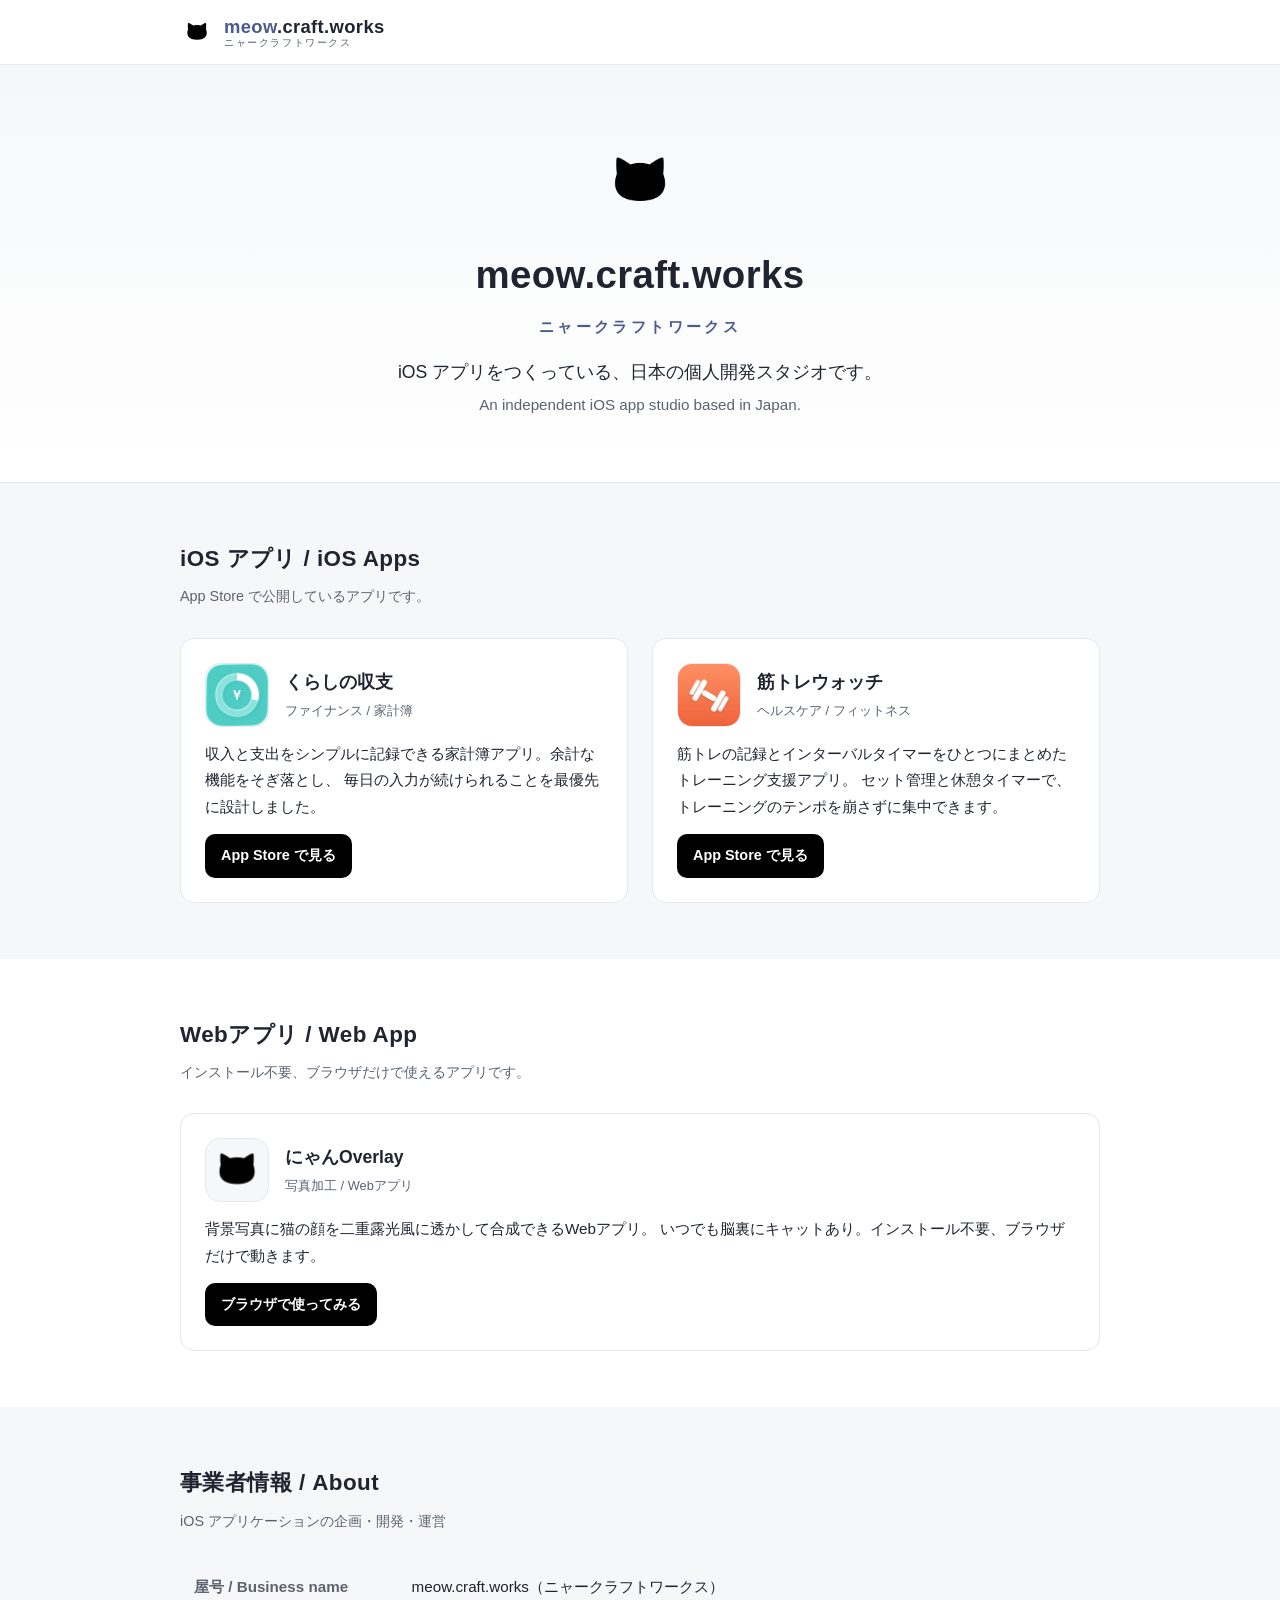
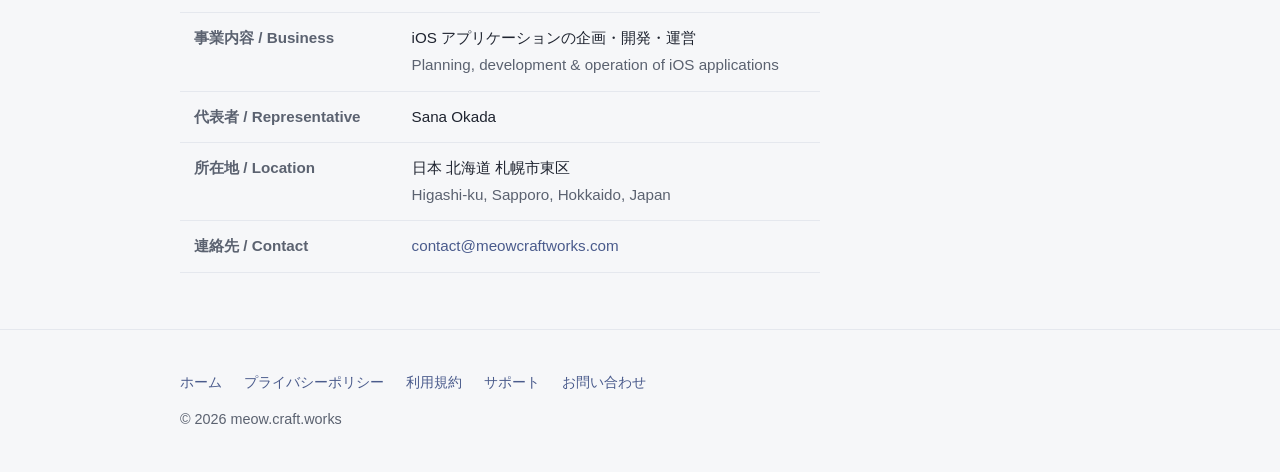
<file: index.html>
<!DOCTYPE html>
<html lang="ja">
<head>
  <meta charset="UTF-8" />
  <meta name="viewport" content="width=device-width, initial-scale=1" />
  <title>meow.craft.works ｜ iOS アプリ開発スタジオ</title>
  <meta name="description" content="meow.craft.works は日本の個人 iOS アプリ開発スタジオです。家計簿・筋トレ記録などのアプリを企画・開発・運営しています。" />
  <link rel="stylesheet" href="style.css" />
</head>
<body>

  <!-- ========== ヘッダー ========== -->
  <header class="site-header">
    <div class="container">
      <a class="brand" href="index.html">
        <img class="brand-cat" src="assets/logo.png" alt="" />
        <span class="brand-text">
          <span class="brand-word"><span class="cat">meow</span>.craft.works</span>
          <span class="brand-kana">ニャークラフトワークス</span>
        </span>
      </a>
    </div>
  </header>

  <!-- ========== ヒーロー ========== -->
  <section class="hero">
    <div class="container">
      <img class="hero-cat" src="assets/logo.png" alt="meow.craft.works の黒猫ロゴ" />
      <h1>meow.craft.works</h1>
      <p class="kana">ニャークラフトワークス</p>
      <p class="lead-ja">iOS アプリをつくっている、日本の個人開発スタジオです。</p>
      <p class="lead-en">An independent iOS app studio based in Japan.</p>
    </div>
  </section>

  <!-- ========== アプリ一覧 ========== -->
  <section id="apps" class="section-soft">
    <div class="container">
      <h2>iOS アプリ / iOS Apps</h2>
      <p class="section-sub">App Store で公開しているアプリです。</p>

      <div class="app-grid">

        <!-- ▼▼ アプリカード（この <article> ブロックを丸ごとコピーすれば増やせます） ▼▼ -->
        <!-- アプリ① くらしの収支 -->
        <article class="app-card">
          <div class="app-card__head">
            <img class="app-icon" src="assets/app-kakeibo.png" alt="くらしの収支 アイコン"
                 onerror="this.style.visibility='hidden'" />
            <div>
              <h3 class="app-card__title">くらしの収支</h3>
              <p class="app-card__cat">ファイナンス / 家計簿</p>
            </div>
          </div>
          <p class="app-card__desc">
            収入と支出をシンプルに記録できる家計簿アプリ。余計な機能をそぎ落とし、
            毎日の入力が続けられることを最優先に設計しました。
          </p>
          <a class="appstore-badge" href="https://apps.apple.com/jp/app/id6787362400" target="_blank" rel="noopener">
             App Store で見る</a>
        </article>

        <!-- アプリ② 筋トレウォッチ -->
        <article class="app-card">
          <div class="app-card__head">
            <img class="app-icon" src="assets/app-kintore.png" alt="筋トレウォッチ アイコン"
                 onerror="this.style.visibility='hidden'" />
            <div>
              <h3 class="app-card__title">筋トレウォッチ</h3>
              <p class="app-card__cat">ヘルスケア / フィットネス</p>
            </div>
          </div>
          <p class="app-card__desc">
            筋トレの記録とインターバルタイマーをひとつにまとめたトレーニング支援アプリ。
            セット管理と休憩タイマーで、トレーニングのテンポを崩さずに集中できます。
          </p>
          <a class="appstore-badge" href="https://apps.apple.com/jp/app/id6787971685" target="_blank" rel="noopener">
             App Store で見る</a>
        </article>
        <!-- ▲▲ アプリカードここまで ▲▲ -->

      </div>
    </div>
  </section>

  <!-- ========== Webアプリ ========== -->
  <section id="webapps">
    <div class="container">
      <h2>Webアプリ / Web App</h2>
      <p class="section-sub">インストール不要、ブラウザだけで使えるアプリです。</p>

      <div class="app-grid">
        <article class="app-card">
          <div class="app-card__head">
            <img class="app-icon" src="assets/logo.png" alt="にゃんOverlay アイコン"
                 onerror="this.style.visibility='hidden'" />
            <div>
              <h3 class="app-card__title">にゃんOverlay</h3>
              <p class="app-card__cat">写真加工 / Webアプリ</p>
            </div>
          </div>
          <p class="app-card__desc">
            背景写真に猫の顔を二重露光風に透かして合成できるWebアプリ。
            いつでも脳裏にキャットあり。インストール不要、ブラウザだけで動きます。
          </p>
          <a class="appstore-badge" href="https://nyanoverlay.meowcraftworks.com/" target="_blank" rel="noopener">
            ブラウザで使ってみる</a>
        </article>
      </div>
    </div>
  </section>

  <!-- ========== 事業者情報 ========== -->
  <section id="about" class="section-soft">
    <div class="container">
      <h2>事業者情報 / About</h2>
      <p class="section-sub">iOS アプリケーションの企画・開発・運営</p>

      <table class="about-table">
        <tbody>
          <tr>
            <th>屋号 / Business name</th>
            <td>meow.craft.works（ニャークラフトワークス）</td>
          </tr>
          <tr>
            <th>事業内容 / Business</th>
            <td>iOS アプリケーションの企画・開発・運営<br />
              <span style="color:var(--text-muted)">Planning, development &amp; operation of iOS applications</span></td>
          </tr>
          <!-- 代表者名：公開可否は本人判断。非公開にする場合はこの <tr> を削除 -->
          <tr>
            <th>代表者 / Representative</th>
            <td><!-- TODO(差し替え/非表示可) -->Sana Okada</td>
          </tr>
          <tr>
            <th>所在地 / Location</th>
            <!-- 番地は非公開。区までの記載に留めています -->
            <td>日本 北海道 札幌市東区<br />
              <span style="color:var(--text-muted)">Higashi-ku, Sapporo, Hokkaido, Japan</span></td>
          </tr>
          <tr>
            <th>連絡先 / Contact</th>
            <td><a href="mailto:contact@meowcraftworks.com">contact@meowcraftworks.com</a></td>
          </tr>
        </tbody>
      </table>
    </div>
  </section>

  <!-- ========== フッター ========== -->
  <footer class="site-footer">
    <div class="container">
      <div class="foot-nav">
        <a href="index.html">ホーム</a>
        <a href="privacy.html">プライバシーポリシー</a>
        <a href="terms.html">利用規約</a>
        <a href="support.html">サポート</a>
        <a href="mailto:contact@meowcraftworks.com">お問い合わせ</a>
      </div>
      <p class="copy">© 2026 meow.craft.works</p>
    </div>
  </footer>

</body>
</html>
</file>
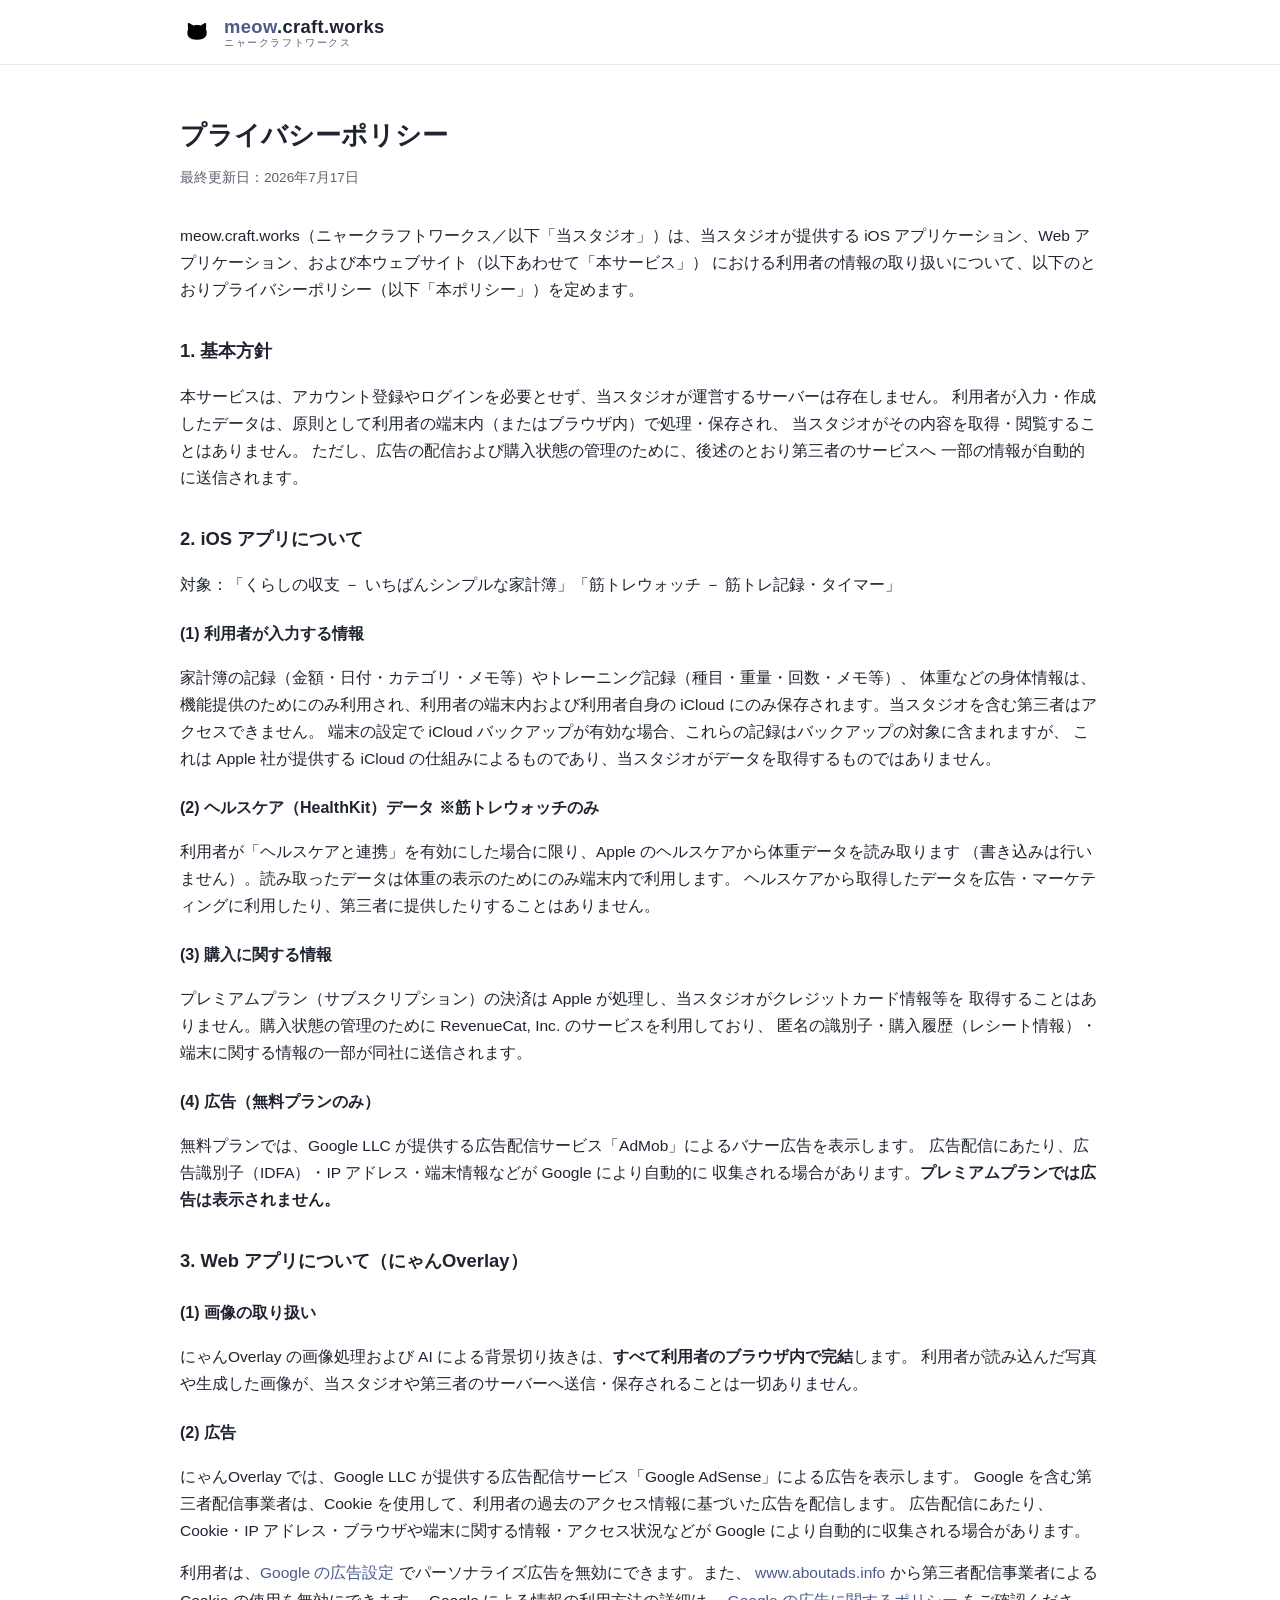
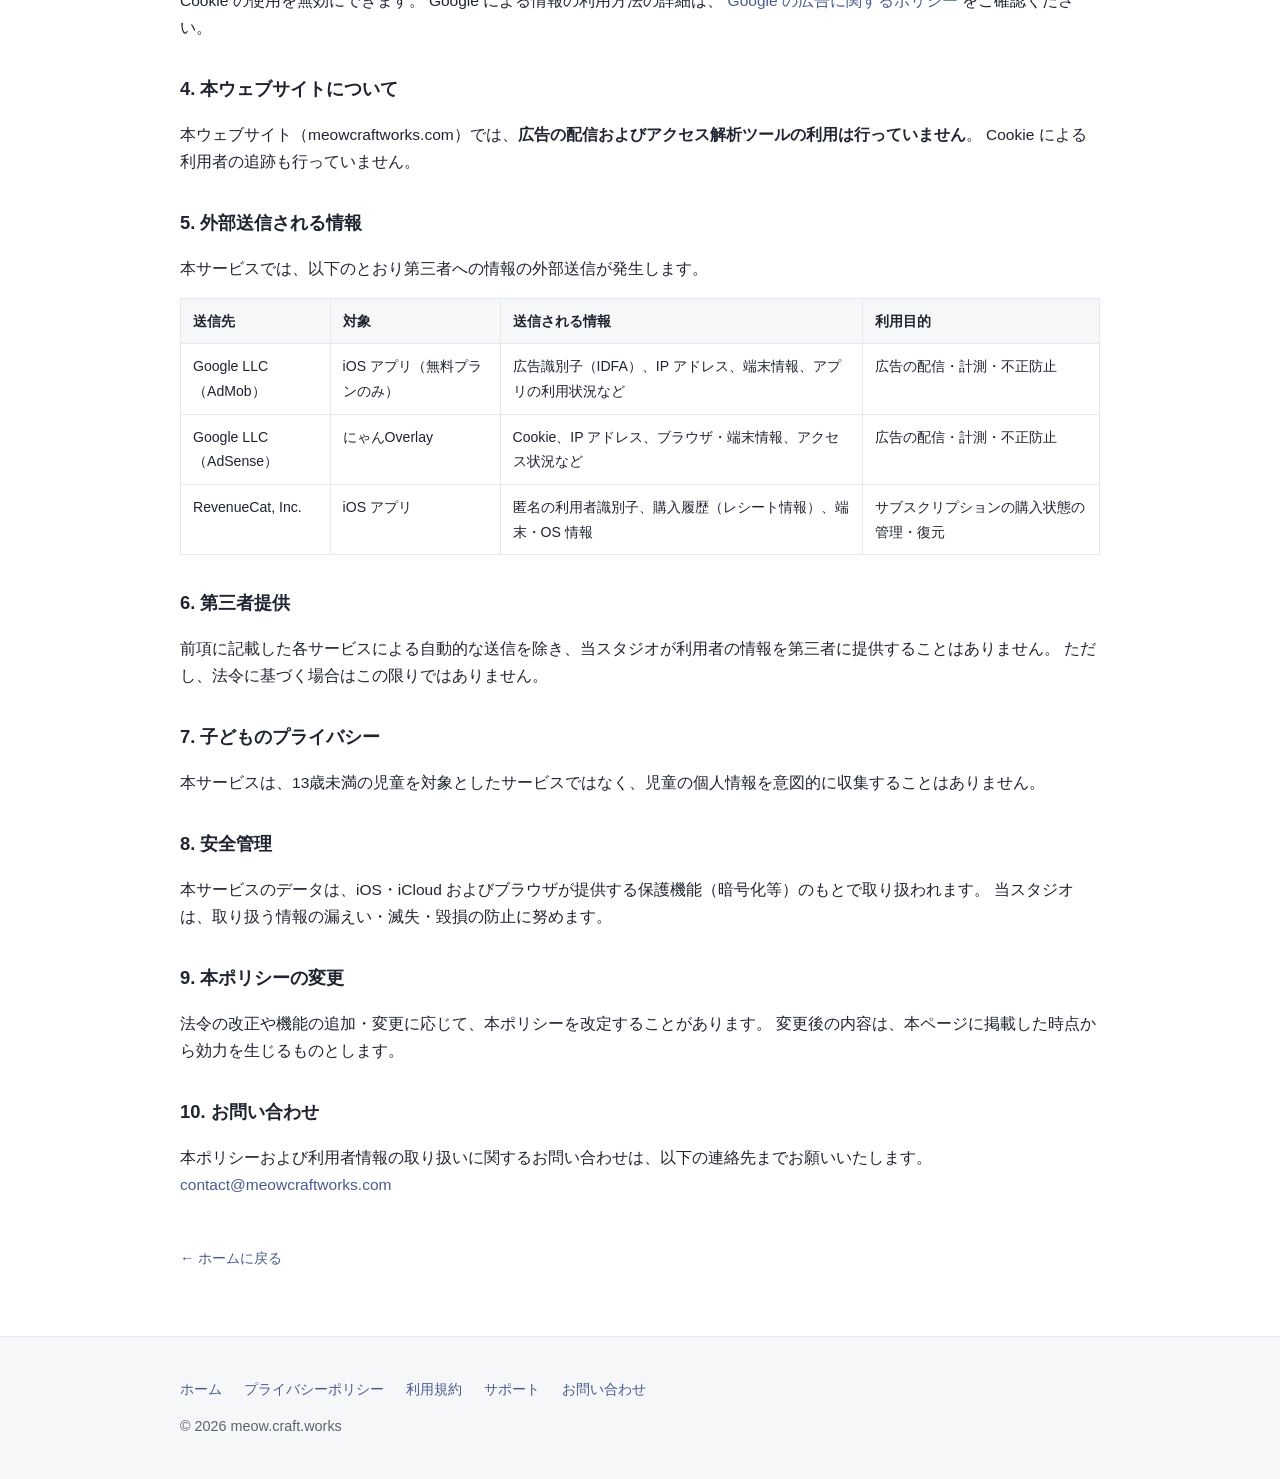
<file: privacy.html>
<!DOCTYPE html>
<html lang="ja">
<head>
  <meta charset="UTF-8" />
  <meta name="viewport" content="width=device-width, initial-scale=1" />
  <title>プライバシーポリシー ｜ meow.craft.works</title>
  <meta name="description" content="meow.craft.works および提供アプリ・Webアプリのプライバシーポリシーです。" />
  <link rel="stylesheet" href="style.css" />
</head>
<body>

  <header class="site-header">
    <div class="container">
      <a class="brand" href="index.html">
        <img class="brand-cat" src="assets/logo.png" alt="" />
        <span class="brand-text">
          <span class="brand-word"><span class="cat">meow</span>.craft.works</span>
          <span class="brand-kana">ニャークラフトワークス</span>
        </span>
      </a>
    </div>
  </header>

  <main class="page">
    <div class="container">
      <h1>プライバシーポリシー</h1>
      <p class="updated">最終更新日：2026年7月17日</p>

      <!--
        実装メモ:
        本ポリシーは実装の実態に合わせて記載しています。
        機能・外部サービスを追加/削除したら、必ず「5. 外部送信される情報」の表も更新すること。
        - iOSアプリ: AdMob（無料プランのみ）+ RevenueCat（購入管理）
        - にゃんOverlay: AdSense のみ（画像処理はブラウザ内完結、画像は外部送信しない）
        - 本サイト: 広告・アクセス解析なし
      -->

      <p>
        meow.craft.works（ニャークラフトワークス／以下「当スタジオ」）は、当スタジオが提供する
        iOS アプリケーション、Web アプリケーション、および本ウェブサイト（以下あわせて「本サービス」）
        における利用者の情報の取り扱いについて、以下のとおりプライバシーポリシー（以下「本ポリシー」）を定めます。
      </p>

      <h2>1. 基本方針</h2>
      <p>
        本サービスは、アカウント登録やログインを必要とせず、当スタジオが運営するサーバーは存在しません。
        利用者が入力・作成したデータは、原則として利用者の端末内（またはブラウザ内）で処理・保存され、
        当スタジオがその内容を取得・閲覧することはありません。
        ただし、広告の配信および購入状態の管理のために、後述のとおり第三者のサービスへ
        一部の情報が自動的に送信されます。
      </p>

      <h2>2. iOS アプリについて</h2>
      <p>対象：「くらしの収支 － いちばんシンプルな家計簿」「筋トレウォッチ － 筋トレ記録・タイマー」</p>

      <h3>(1) 利用者が入力する情報</h3>
      <p>
        家計簿の記録（金額・日付・カテゴリ・メモ等）やトレーニング記録（種目・重量・回数・メモ等）、
        体重などの身体情報は、機能提供のためにのみ利用され、利用者の端末内および利用者自身の
        iCloud にのみ保存されます。当スタジオを含む第三者はアクセスできません。
        端末の設定で iCloud バックアップが有効な場合、これらの記録はバックアップの対象に含まれますが、
        これは Apple 社が提供する iCloud の仕組みによるものであり、当スタジオがデータを取得するものではありません。
      </p>

      <h3>(2) ヘルスケア（HealthKit）データ ※筋トレウォッチのみ</h3>
      <p>
        利用者が「ヘルスケアと連携」を有効にした場合に限り、Apple のヘルスケアから体重データを読み取ります
        （書き込みは行いません）。読み取ったデータは体重の表示のためにのみ端末内で利用します。
        ヘルスケアから取得したデータを広告・マーケティングに利用したり、第三者に提供したりすることはありません。
      </p>

      <h3>(3) 購入に関する情報</h3>
      <p>
        プレミアムプラン（サブスクリプション）の決済は Apple が処理し、当スタジオがクレジットカード情報等を
        取得することはありません。購入状態の管理のために RevenueCat, Inc. のサービスを利用しており、
        匿名の識別子・購入履歴（レシート情報）・端末に関する情報の一部が同社に送信されます。
      </p>

      <h3>(4) 広告（無料プランのみ）</h3>
      <p>
        無料プランでは、Google LLC が提供する広告配信サービス「AdMob」によるバナー広告を表示します。
        広告配信にあたり、広告識別子（IDFA）・IP アドレス・端末情報などが Google により自動的に
        収集される場合があります。<strong>プレミアムプランでは広告は表示されません。</strong>
      </p>

      <h2>3. Web アプリについて（にゃんOverlay）</h2>

      <h3>(1) 画像の取り扱い</h3>
      <p>
        にゃんOverlay の画像処理および AI による背景切り抜きは、<strong>すべて利用者のブラウザ内で完結</strong>します。
        利用者が読み込んだ写真や生成した画像が、当スタジオや第三者のサーバーへ送信・保存されることは一切ありません。
      </p>

      <h3>(2) 広告</h3>
      <p>
        にゃんOverlay では、Google LLC が提供する広告配信サービス「Google AdSense」による広告を表示します。
        Google を含む第三者配信事業者は、Cookie を使用して、利用者の過去のアクセス情報に基づいた広告を配信します。
        広告配信にあたり、Cookie・IP アドレス・ブラウザや端末に関する情報・アクセス状況などが
        Google により自動的に収集される場合があります。
      </p>
      <p>
        利用者は、<a href="https://www.google.com/settings/ads" target="_blank" rel="noopener">Google の広告設定</a>
        でパーソナライズ広告を無効にできます。また、
        <a href="https://www.aboutads.info/choices/" target="_blank" rel="noopener">www.aboutads.info</a>
        から第三者配信事業者による Cookie の使用を無効にできます。
        Google による情報の利用方法の詳細は、
        <a href="https://policies.google.com/technologies/ads" target="_blank" rel="noopener">Google の広告に関するポリシー</a>
        をご確認ください。
      </p>

      <h2>4. 本ウェブサイトについて</h2>
      <p>
        本ウェブサイト（meowcraftworks.com）では、<strong>広告の配信およびアクセス解析ツールの利用は行っていません</strong>。
        Cookie による利用者の追跡も行っていません。
      </p>

      <h2>5. 外部送信される情報</h2>
      <p>本サービスでは、以下のとおり第三者への情報の外部送信が発生します。</p>

      <div class="table-scroll">
        <table class="legal-table">
          <thead>
            <tr>
              <th>送信先</th>
              <th>対象</th>
              <th>送信される情報</th>
              <th>利用目的</th>
            </tr>
          </thead>
          <tbody>
            <tr>
              <td data-label="送信先">Google LLC（AdMob）</td>
              <td data-label="対象">iOS アプリ（無料プランのみ）</td>
              <td data-label="送信される情報">広告識別子（IDFA）、IP アドレス、端末情報、アプリの利用状況など</td>
              <td data-label="利用目的">広告の配信・計測・不正防止</td>
            </tr>
            <tr>
              <td data-label="送信先">Google LLC（AdSense）</td>
              <td data-label="対象">にゃんOverlay</td>
              <td data-label="送信される情報">Cookie、IP アドレス、ブラウザ・端末情報、アクセス状況など</td>
              <td data-label="利用目的">広告の配信・計測・不正防止</td>
            </tr>
            <tr>
              <td data-label="送信先">RevenueCat, Inc.</td>
              <td data-label="対象">iOS アプリ</td>
              <td data-label="送信される情報">匿名の利用者識別子、購入履歴（レシート情報）、端末・OS 情報</td>
              <td data-label="利用目的">サブスクリプションの購入状態の管理・復元</td>
            </tr>
          </tbody>
        </table>
      </div>

      <h2>6. 第三者提供</h2>
      <p>
        前項に記載した各サービスによる自動的な送信を除き、当スタジオが利用者の情報を第三者に提供することはありません。
        ただし、法令に基づく場合はこの限りではありません。
      </p>

      <h2>7. 子どものプライバシー</h2>
      <p>
        本サービスは、13歳未満の児童を対象としたサービスではなく、児童の個人情報を意図的に収集することはありません。
      </p>

      <h2>8. 安全管理</h2>
      <p>
        本サービスのデータは、iOS・iCloud およびブラウザが提供する保護機能（暗号化等）のもとで取り扱われます。
        当スタジオは、取り扱う情報の漏えい・滅失・毀損の防止に努めます。
      </p>

      <h2>9. 本ポリシーの変更</h2>
      <p>
        法令の改正や機能の追加・変更に応じて、本ポリシーを改定することがあります。
        変更後の内容は、本ページに掲載した時点から効力を生じるものとします。
      </p>

      <h2>10. お問い合わせ</h2>
      <p>
        本ポリシーおよび利用者情報の取り扱いに関するお問い合わせは、以下の連絡先までお願いいたします。<br />
        <a href="mailto:contact@meowcraftworks.com">contact@meowcraftworks.com</a>
      </p>

      <a class="back-link" href="index.html">← ホームに戻る</a>
    </div>
  </main>

  <footer class="site-footer">
    <div class="container">
      <div class="foot-nav">
        <a href="index.html">ホーム</a>
        <a href="privacy.html">プライバシーポリシー</a>
        <a href="terms.html">利用規約</a>
        <a href="support.html">サポート</a>
        <a href="mailto:contact@meowcraftworks.com">お問い合わせ</a>
      </div>
      <p class="copy">© 2026 meow.craft.works</p>
    </div>
  </footer>

</body>
</html>
</file>
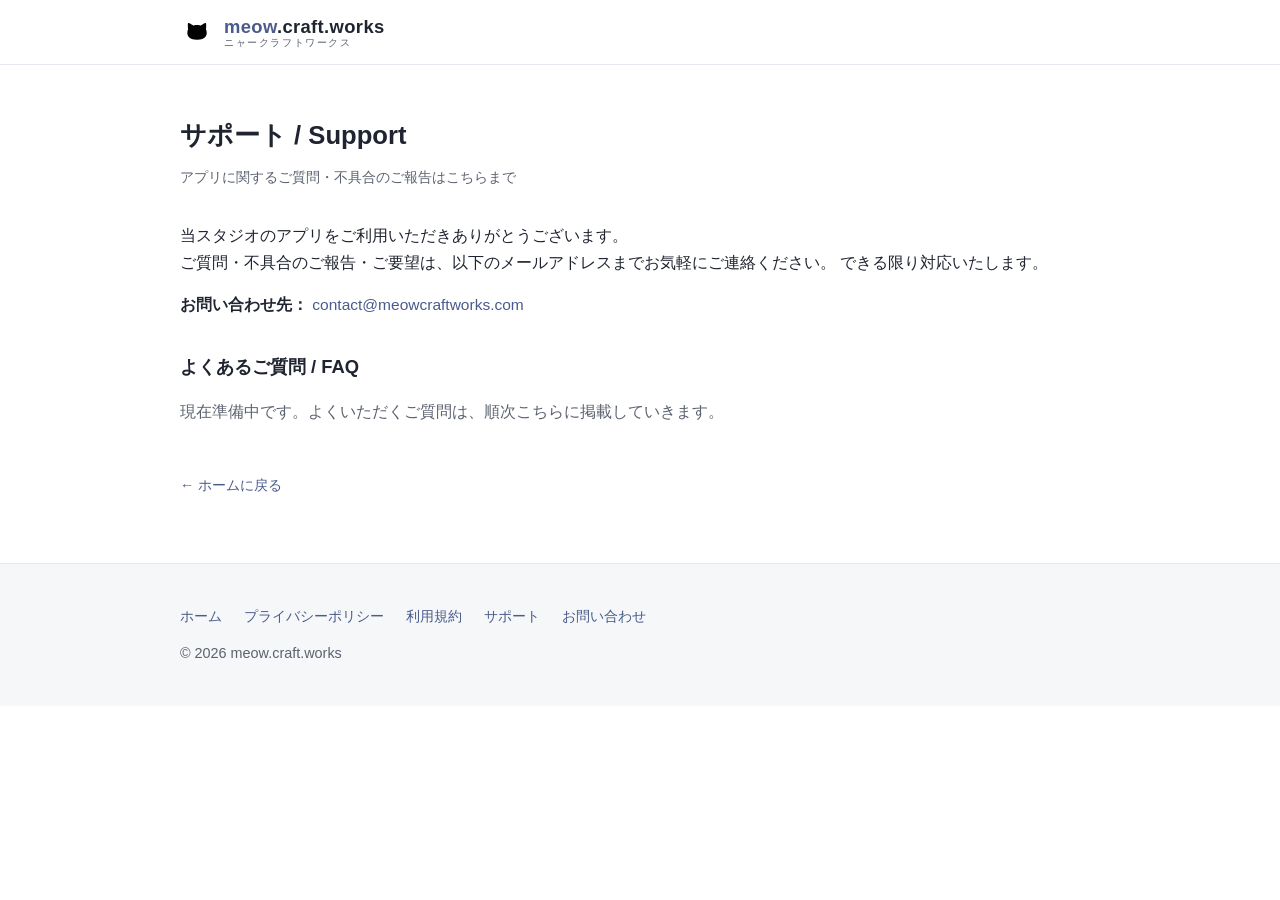
<file: support.html>
<!DOCTYPE html>
<html lang="ja">
<head>
  <meta charset="UTF-8" />
  <meta name="viewport" content="width=device-width, initial-scale=1" />
  <title>サポート ｜ meow.craft.works</title>
  <meta name="description" content="meow.craft.works が提供するアプリのサポート・お問い合わせ窓口です。" />
  <link rel="stylesheet" href="style.css" />
</head>
<body>

  <header class="site-header">
    <div class="container">
      <a class="brand" href="index.html">
        <img class="brand-cat" src="assets/logo.png" alt="" />
        <span class="brand-text">
          <span class="brand-word"><span class="cat">meow</span>.craft.works</span>
          <span class="brand-kana">ニャークラフトワークス</span>
        </span>
      </a>
    </div>
  </header>

  <main class="page">
    <div class="container">
      <h1>サポート / Support</h1>
      <p class="updated">アプリに関するご質問・不具合のご報告はこちらまで</p>

      <p>
        当スタジオのアプリをご利用いただきありがとうございます。<br />
        ご質問・不具合のご報告・ご要望は、以下のメールアドレスまでお気軽にご連絡ください。
        できる限り対応いたします。
      </p>

      <p>
        <strong>お問い合わせ先：</strong>
        <a href="mailto:contact@meowcraftworks.com">contact@meowcraftworks.com</a>
      </p>

      <h2>よくあるご質問 / FAQ</h2>
      <!--
        実装メモ: FAQ は後から追記できる構造です。
        1項目 = 下記の <div> ブロックをコピーして増やせます。
      -->
      <div>
        <p style="color:var(--text-muted);">
          現在準備中です。よくいただくご質問は、順次こちらに掲載していきます。
        </p>
      </div>

      <!-- ▼ FAQ 追記用テンプレート（コピーして使用）
      <div>
        <h2>Q. 質問文をここに</h2>
        <p>A. 回答文をここに。</p>
      </div>
      ▲ -->

      <a class="back-link" href="index.html">← ホームに戻る</a>
    </div>
  </main>

  <footer class="site-footer">
    <div class="container">
      <div class="foot-nav">
        <a href="index.html">ホーム</a>
        <a href="privacy.html">プライバシーポリシー</a>
        <a href="terms.html">利用規約</a>
        <a href="support.html">サポート</a>
        <a href="mailto:contact@meowcraftworks.com">お問い合わせ</a>
      </div>
      <p class="copy">© 2026 meow.craft.works</p>
    </div>
  </footer>

</body>
</html>
</file>
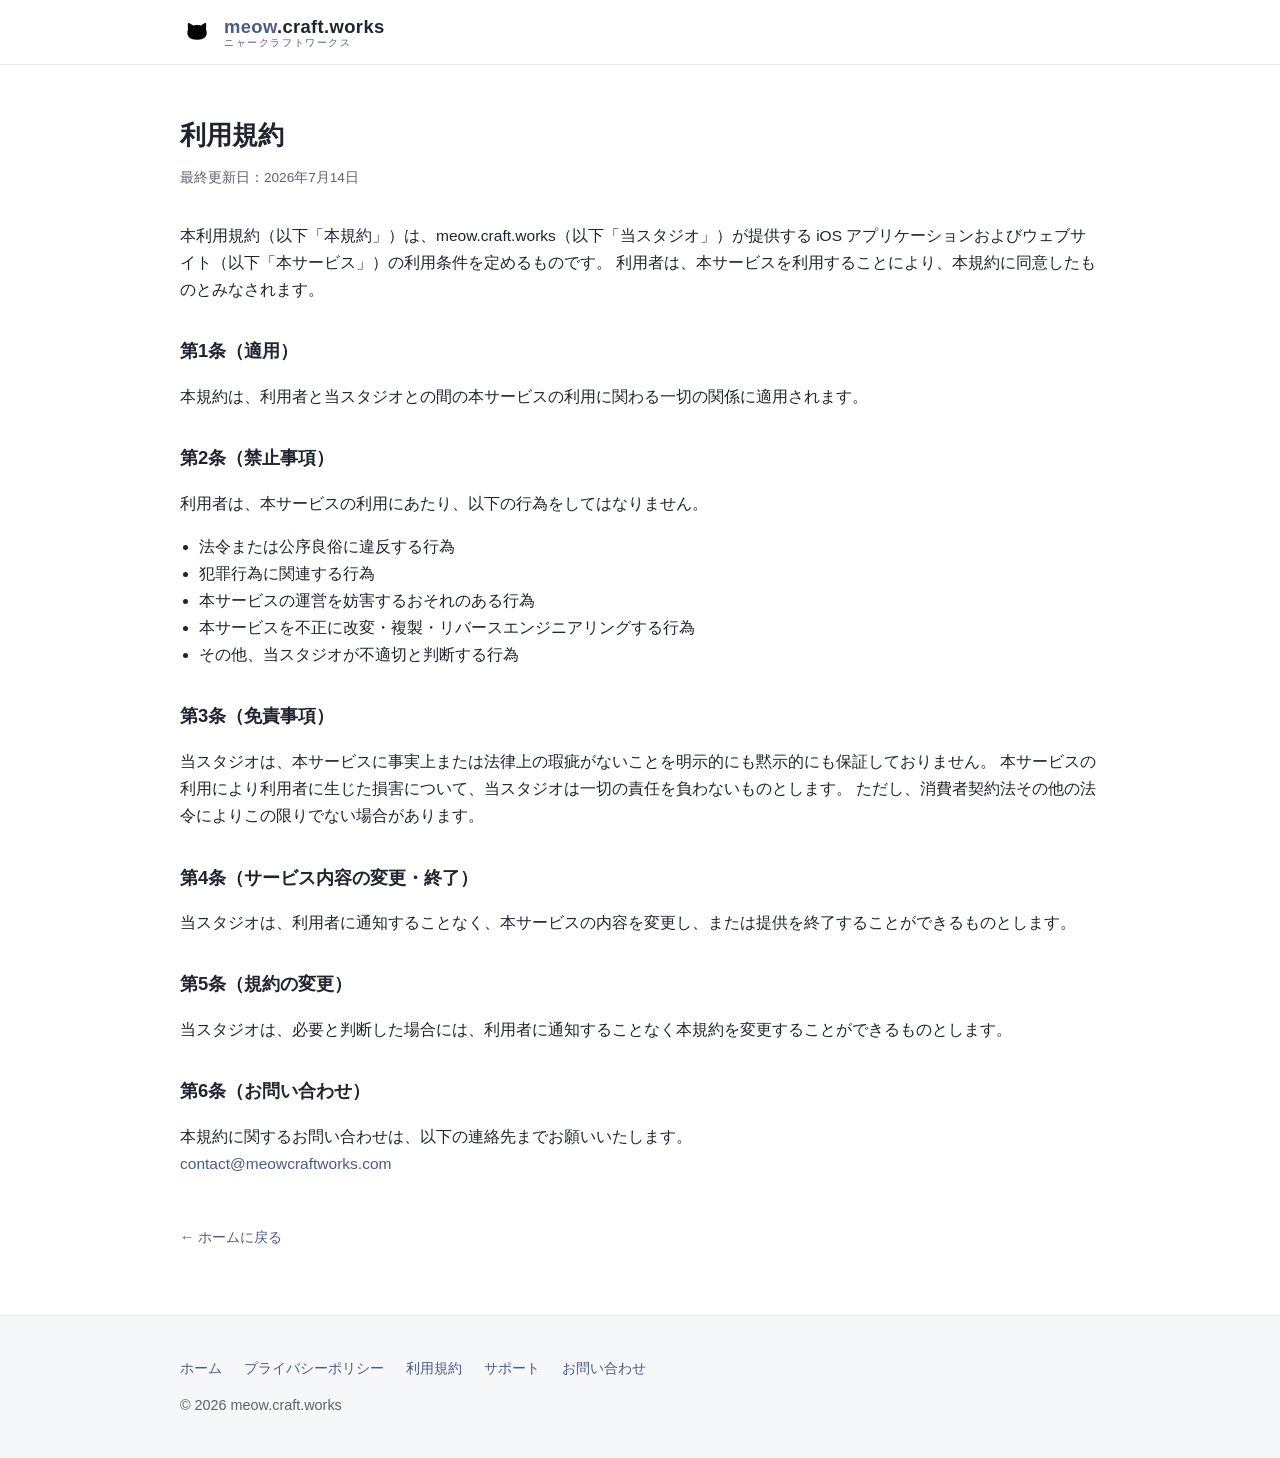
<file: terms.html>
<!DOCTYPE html>
<html lang="ja">
<head>
  <meta charset="UTF-8" />
  <meta name="viewport" content="width=device-width, initial-scale=1" />
  <title>利用規約 ｜ meow.craft.works</title>
  <meta name="description" content="meow.craft.works および提供アプリの利用規約です。" />
  <link rel="stylesheet" href="style.css" />
</head>
<body>

  <header class="site-header">
    <div class="container">
      <a class="brand" href="index.html">
        <img class="brand-cat" src="assets/logo.png" alt="" />
        <span class="brand-text">
          <span class="brand-word"><span class="cat">meow</span>.craft.works</span>
          <span class="brand-kana">ニャークラフトワークス</span>
        </span>
      </a>
    </div>
  </header>

  <main class="page">
    <div class="container">
      <h1>利用規約</h1>
      <p class="updated">最終更新日：2026年7月14日</p>

      <!--
        実装メモ: 汎用的な利用規約テンプレートです。
        必要に応じて Sana さんが加筆・修正してください。
      -->

      <p>
        本利用規約（以下「本規約」）は、meow.craft.works（以下「当スタジオ」）が提供する
        iOS アプリケーションおよびウェブサイト（以下「本サービス」）の利用条件を定めるものです。
        利用者は、本サービスを利用することにより、本規約に同意したものとみなされます。
      </p>

      <h2>第1条（適用）</h2>
      <p>本規約は、利用者と当スタジオとの間の本サービスの利用に関わる一切の関係に適用されます。</p>

      <h2>第2条（禁止事項）</h2>
      <p>利用者は、本サービスの利用にあたり、以下の行為をしてはなりません。</p>
      <ul>
        <li>法令または公序良俗に違反する行為</li>
        <li>犯罪行為に関連する行為</li>
        <li>本サービスの運営を妨害するおそれのある行為</li>
        <li>本サービスを不正に改変・複製・リバースエンジニアリングする行為</li>
        <li>その他、当スタジオが不適切と判断する行為</li>
      </ul>

      <h2>第3条（免責事項）</h2>
      <p>
        当スタジオは、本サービスに事実上または法律上の瑕疵がないことを明示的にも黙示的にも保証しておりません。
        本サービスの利用により利用者に生じた損害について、当スタジオは一切の責任を負わないものとします。
        ただし、消費者契約法その他の法令によりこの限りでない場合があります。
      </p>

      <h2>第4条（サービス内容の変更・終了）</h2>
      <p>
        当スタジオは、利用者に通知することなく、本サービスの内容を変更し、または提供を終了することができるものとします。
      </p>

      <h2>第5条（規約の変更）</h2>
      <p>
        当スタジオは、必要と判断した場合には、利用者に通知することなく本規約を変更することができるものとします。
      </p>

      <h2>第6条（お問い合わせ）</h2>
      <p>
        本規約に関するお問い合わせは、以下の連絡先までお願いいたします。<br />
        <a href="mailto:contact@meowcraftworks.com">contact@meowcraftworks.com</a>
      </p>

      <a class="back-link" href="index.html">← ホームに戻る</a>
    </div>
  </main>

  <footer class="site-footer">
    <div class="container">
      <div class="foot-nav">
        <a href="index.html">ホーム</a>
        <a href="privacy.html">プライバシーポリシー</a>
        <a href="terms.html">利用規約</a>
        <a href="support.html">サポート</a>
        <a href="mailto:contact@meowcraftworks.com">お問い合わせ</a>
      </div>
      <p class="copy">© 2026 meow.craft.works</p>
    </div>
  </footer>

</body>
</html>
</file>
<file: style.css>
/* =========================================================
   meow.craft.works 公式サイト 共通スタイル
   クリーン / ミニマル / 事業者としての信頼感を最優先
   ========================================================= */

:root {
  /* アクセント：落ち着いた藍色（猫モチーフを控えめに） */
  --accent: #4a5b8c;
  --accent-dark: #37456b;
  --text: #1f2430;
  --text-muted: #5b6270;
  --bg: #ffffff;
  --bg-soft: #f6f7f9;
  --border: #e5e8ee;
  --radius: 14px;
  --maxw: 960px;
}

* { box-sizing: border-box; }

html { scroll-behavior: smooth; }

body {
  margin: 0;
  font-family: -apple-system, BlinkMacSystemFont, "Helvetica Neue",
    "Hiragino Kaku Gothic ProN", "Noto Sans JP", Arial, sans-serif;
  color: var(--text);
  background: var(--bg);
  line-height: 1.75;
  font-size: 16px;
  -webkit-font-smoothing: antialiased;
}

a { color: var(--accent); text-decoration: none; }
a:hover { text-decoration: underline; }

.container {
  width: 100%;
  max-width: var(--maxw);
  margin: 0 auto;
  padding: 0 20px;
}

/* ---------- ヘッダー ---------- */
.site-header {
  position: sticky;
  top: 0;
  z-index: 10;
  background: rgba(255, 255, 255, 0.9);
  backdrop-filter: saturate(180%) blur(10px);
  border-bottom: 1px solid var(--border);
}
.site-header .container {
  display: flex;
  align-items: center;
  justify-content: space-between;
  min-height: 64px;
  gap: 16px;
}
.brand {
  display: inline-flex;
  align-items: center;
  gap: 10px;
  color: var(--text);
  text-decoration: none;
}
.brand:hover { text-decoration: none; }
.brand-cat { width: 34px; height: 34px; display: block; flex: 0 0 auto; }
.brand-text { display: flex; flex-direction: column; line-height: 1.15; }
.brand-word { font-weight: 700; font-size: 1.15rem; letter-spacing: 0.02em; }
.brand .cat { color: var(--accent); }
.brand-kana {
  font-size: 0.62rem;
  color: var(--text-muted);
  letter-spacing: 0.16em;
  font-weight: 500;
}
.nav a {
  color: var(--text-muted);
  margin-left: 20px;
  font-size: 0.95rem;
}
.nav a:hover { color: var(--accent); text-decoration: none; }

/* ---------- ヒーロー ---------- */
.hero {
  background: linear-gradient(180deg, var(--bg-soft), #fff);
  border-bottom: 1px solid var(--border);
  text-align: center;
  padding: 72px 20px 64px;
}
.hero-cat { width: 88px; height: 88px; display: block; margin: 0 auto 16px; }
.hero h1 {
  margin: 0 0 6px;
  font-size: clamp(1.6rem, 4vw, 2.4rem);
  letter-spacing: 0.01em;
}
.hero .kana {
  margin: 0 0 16px;
  color: var(--accent);
  font-weight: 600;
  letter-spacing: 0.22em;
  font-size: 0.95rem;
}
.hero .lead-ja { font-size: 1.1rem; margin: 0 0 4px; }
.hero .lead-en { color: var(--text-muted); margin: 0; font-size: 0.95rem; }

/* ---------- セクション ---------- */
section { padding: 56px 0; }
section h2 {
  font-size: 1.4rem;
  margin: 0 0 6px;
  letter-spacing: 0.02em;
}
section .section-sub {
  color: var(--text-muted);
  margin: 0 0 28px;
  font-size: 0.9rem;
}
.section-soft { background: var(--bg-soft); }

/* ---------- アプリカード ---------- */
.app-grid {
  display: grid;
  grid-template-columns: repeat(auto-fit, minmax(280px, 1fr));
  gap: 24px;
}
.app-card {
  background: #fff;
  border: 1px solid var(--border);
  border-radius: var(--radius);
  padding: 24px;
  display: flex;
  flex-direction: column;
  gap: 14px;
}
.app-card__head {
  display: flex;
  align-items: center;
  gap: 16px;
}
.app-icon {
  width: 64px;
  height: 64px;
  border-radius: 15px; /* iOS 風の角丸 */
  background: var(--bg-soft);
  border: 1px solid var(--border);
  object-fit: cover;
  flex: 0 0 auto;
}
.app-card__title { margin: 0; font-size: 1.1rem; }
.app-card__cat {
  margin: 2px 0 0;
  font-size: 0.8rem;
  color: var(--text-muted);
}
.app-card__desc {
  margin: 0;
  font-size: 0.95rem;
  color: var(--text);
  flex: 1;
}
.appstore-badge {
  display: inline-flex;
  align-items: center;
  gap: 8px;
  align-self: flex-start;
  background: #000;
  color: #fff;
  padding: 9px 16px;
  border-radius: 10px;
  font-size: 0.9rem;
  font-weight: 600;
}
.appstore-badge:hover { text-decoration: none; opacity: 0.88; }

/* ---------- 事業者情報 ---------- */
.about-table {
  width: 100%;
  border-collapse: collapse;
  max-width: 640px;
}
.about-table th,
.about-table td {
  text-align: left;
  padding: 12px 14px;
  border-bottom: 1px solid var(--border);
  vertical-align: top;
  font-size: 0.95rem;
  overflow-wrap: anywhere; /* 長いメールアドレスで横に溢れさせない */
}
.about-table th {
  width: 34%;
  color: var(--text-muted);
  font-weight: 600;
  white-space: nowrap;
}

/* ---------- 汎用：本文ページ ---------- */
.page {
  padding: 48px 0 64px;
}
.page h1 { font-size: 1.6rem; margin: 0 0 8px; }
.page .updated { color: var(--text-muted); font-size: 0.85rem; margin: 0 0 32px; }
.page h2 { font-size: 1.15rem; margin: 32px 0 8px; }
.page h3 { font-size: 1rem; margin: 22px 0 6px; color: var(--text); }
.page p, .page li { font-size: 0.97rem; }
.page ul { padding-left: 1.2em; }
.back-link { display: inline-block; margin-top: 32px; font-size: 0.9rem; }

/* ---------- 法務ページの表（外部送信一覧など） ---------- */
.table-scroll { overflow-x: auto; margin: 16px 0 8px; }
.legal-table {
  width: 100%;
  border-collapse: collapse;
  font-size: 0.88rem;
}
.legal-table th,
.legal-table td {
  border: 1px solid var(--border);
  padding: 10px 12px;
  text-align: left;
  vertical-align: top;
  overflow-wrap: anywhere;
}
.legal-table th {
  background: var(--bg-soft);
  font-weight: 600;
  white-space: nowrap;
}

/* ---------- フッター ---------- */
.site-footer {
  border-top: 1px solid var(--border);
  background: var(--bg-soft);
  padding: 40px 0;
  font-size: 0.9rem;
  color: var(--text-muted);
}
.site-footer .foot-nav a { margin-right: 18px; }
.site-footer .foot-nav { margin-bottom: 12px; }
.site-footer .copy { margin: 0; }

/* ---------- レスポンシブ ---------- */
@media (max-width: 560px) {
  .nav a { margin-left: 14px; font-size: 0.9rem; }
  .site-header .container { min-height: 56px; }
  section { padding: 44px 0; }
  .hero { padding: 56px 16px 48px; }

  /* 事業者情報：横スクロールさせないため、見出しと内容を縦に積む */
  .about-table,
  .about-table tbody,
  .about-table tr { display: block; width: 100%; }
  .about-table th,
  .about-table td {
    display: block;
    width: 100%;
    white-space: normal;
    padding: 0;
    border-bottom: none;
  }
  .about-table th {
    font-size: 0.8rem;
    padding-top: 14px;
  }
  .about-table td {
    padding: 2px 0 14px;
    border-bottom: 1px solid var(--border);
  }

  /* 外部送信一覧：横スクロールさせず、1行を1枚のカードとして積む */
  .table-scroll { overflow-x: visible; }
  .legal-table thead { display: none; }
  .legal-table,
  .legal-table tbody { display: block; width: 100%; }
  .legal-table tr {
    display: block;
    border: 1px solid var(--border);
    border-radius: 12px;
    padding: 12px 14px;
    margin-bottom: 12px;
    background: #fff;
  }
  .legal-table td {
    display: block;
    border: none;
    padding: 6px 0;
  }
  .legal-table td::before {
    content: attr(data-label);
    display: block;
    font-size: 0.72rem;
    font-weight: 600;
    color: var(--text-muted);
    margin-bottom: 2px;
  }
}
</file>
